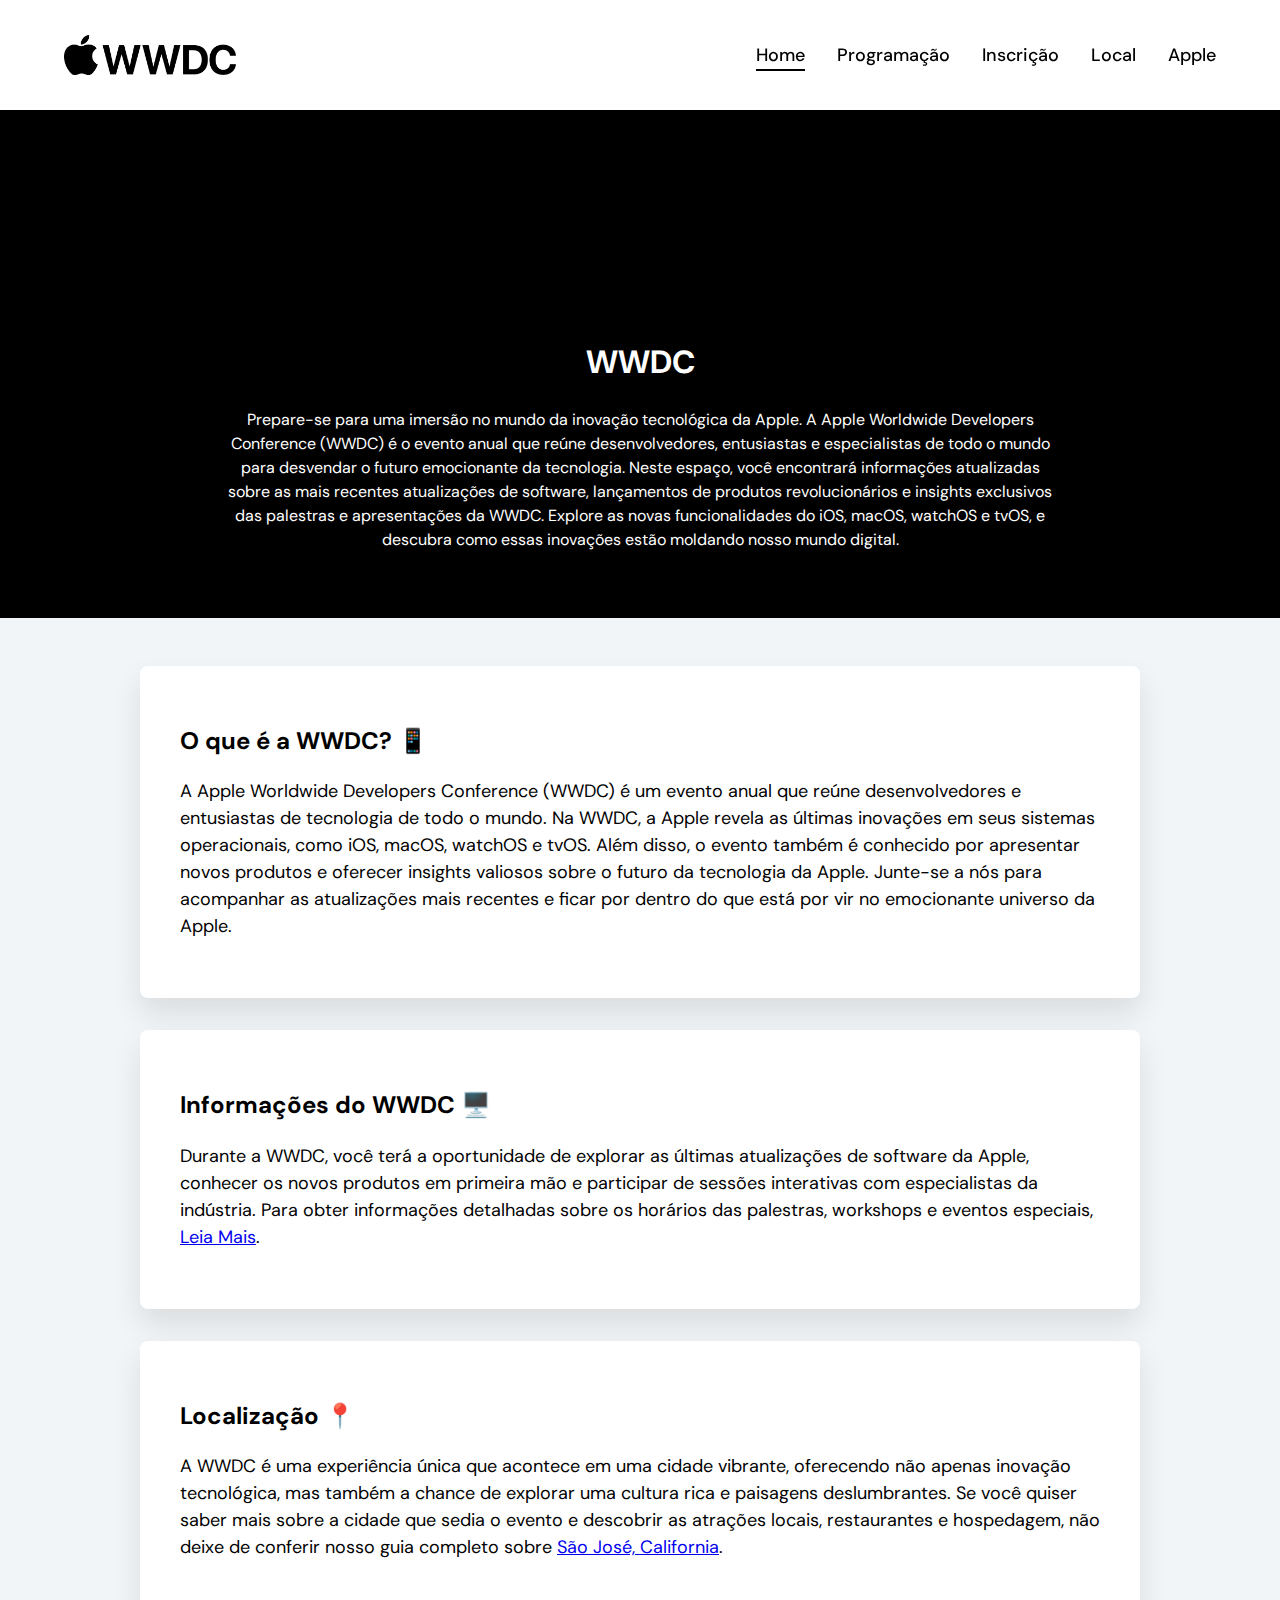
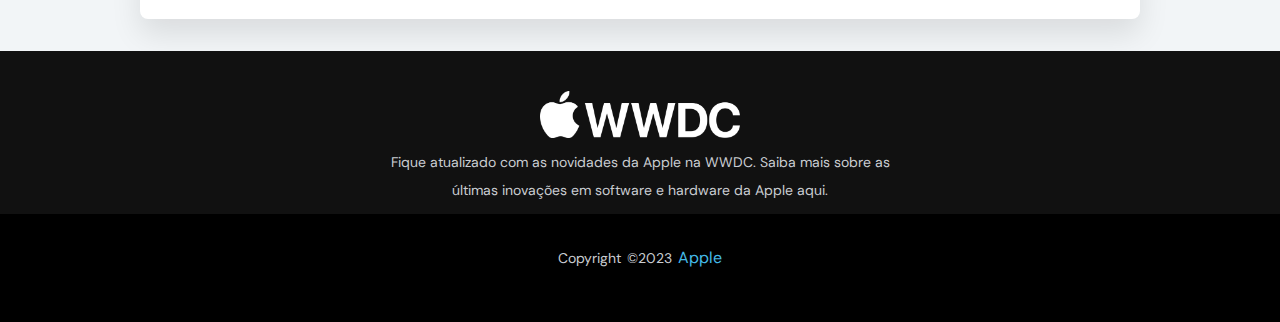
<file: index.html>
<!DOCTYPE html>
<html lang="en">
    <head>
        <meta charset="UTF-8">
        <meta name="viewport" content="width=device-width, initial-scale=1.0">
        <title>Home - WWDC</title>
        <link rel="stylesheet" href="assets/css/style.css">
        <link rel="icon" type="image/x-icon" href="assets/img/logo-favicon.png">
    </head>
    <body>
        <!-- Sticky header -->
        <header class="header-outer">
            <div class="header-inner responsive-wrapper">
                <div class="header-logo">
                    <a href="index.html"><img src="assets/img/logo-black.webp" /></a>
                </div>
                <nav class="header-navigation">
                    <!-- Hamburger icon -->
                    <input class="side-menu" type="checkbox" id="side-menu"/>
                    <label class="hamb" for="side-menu"><span class="hamb-line"></span></label>
                    <div class="nav">
                        <a class="selected" href="index.html">Home</a>
                        <a href="programacao.html">Programação</a>
                        <a href="inscricao.html">Inscrição</a>
                        <a href="local.html">Local</a>
                        <a href="apple.html">Apple</a>
                    </div>
                </nav>
            </div>
        </header>
        <div class="menu-background"></div>
        <div class="video-container">
            <video class="video large-centered image-hero" loop="" autoplay="" muted="" playsinline="" data-source-small="/wwdc23/hero/p3-small_2x.mp4">
                <source src="https://developer.apple.com/wwdc23/hero/p3-large_2x.mp4">
            </video>
            <h1>WWDC</h1>
            <p>
                Prepare-se para uma imersão no mundo da inovação tecnológica da Apple. A Apple Worldwide Developers Conference (WWDC) é o evento anual que reúne desenvolvedores, entusiastas e especialistas de todo o mundo para desvendar o futuro emocionante da tecnologia.
                Neste espaço, você encontrará informações atualizadas sobre as mais recentes atualizações de software, lançamentos de produtos revolucionários e insights exclusivos das palestras e apresentações da WWDC. Explore as novas funcionalidades do iOS, macOS, watchOS e tvOS, e descubra como essas inovações estão moldando nosso mundo digital.
            </p>
        </div>
        <main class="main">
            <div class="main-content responsive-wrapper">
                <article class="widget">
                    <h2>O que é a WWDC? 📱</h2>
                    <p>
                        A Apple Worldwide Developers Conference (WWDC) é um evento anual que reúne desenvolvedores e entusiastas de tecnologia de todo o mundo. Na WWDC, a Apple revela as últimas inovações em seus sistemas operacionais, como iOS, macOS, watchOS e tvOS. Além disso, o evento também é conhecido por apresentar novos produtos e oferecer insights valiosos sobre o futuro da tecnologia da Apple. Junte-se a nós para acompanhar as atualizações mais recentes e ficar por dentro do que está por vir no emocionante universo da Apple.
                    </p>
                </article>
            </div>
            <div class="main-content responsive-wrapper">
                <article class="widget">
                    <h2>Informações do WWDC 🖥️</h2>
                    <p>
                        Durante a WWDC, você terá a oportunidade de explorar as últimas atualizações de software da Apple, conhecer os novos produtos em primeira mão e participar de sessões interativas com especialistas da indústria. Para obter informações detalhadas sobre os horários das palestras, workshops e eventos especiais, 
                        <a href="programacao.html">Leia Mais</a>.
                    </p>                    
                </article>
            </div>
            <div class="main-content responsive-wrapper">
                <article class="widget">
                    <h2>Localização 📍</h2>
                    <p>
                        A WWDC é uma experiência única que acontece em uma cidade vibrante, oferecendo não apenas inovação tecnológica, mas também a chance de explorar uma cultura rica e paisagens deslumbrantes. Se você quiser saber mais sobre a cidade que sedia o evento e descobrir as atrações locais, restaurantes e hospedagem, não deixe de conferir nosso guia completo sobre 
                        <a href="local.html">São José, California</a>.
                    </p>                                       
                </article>
            </div>
        </main>
        <footer>
            <div class="footer-content">
                <img src="assets/img/logo-white.webp" />
                <p>Fique atualizado com as novidades da Apple na WWDC. Saiba mais sobre as últimas inovações em software e hardware da Apple aqui.</p>
                <div class="footer-bottom">
                    <p>copyright &copy;2023 <a href="apple.html">apple</a>  </p>
                </div>
            </div>
        </footer>
    </body>
</html>
</file>
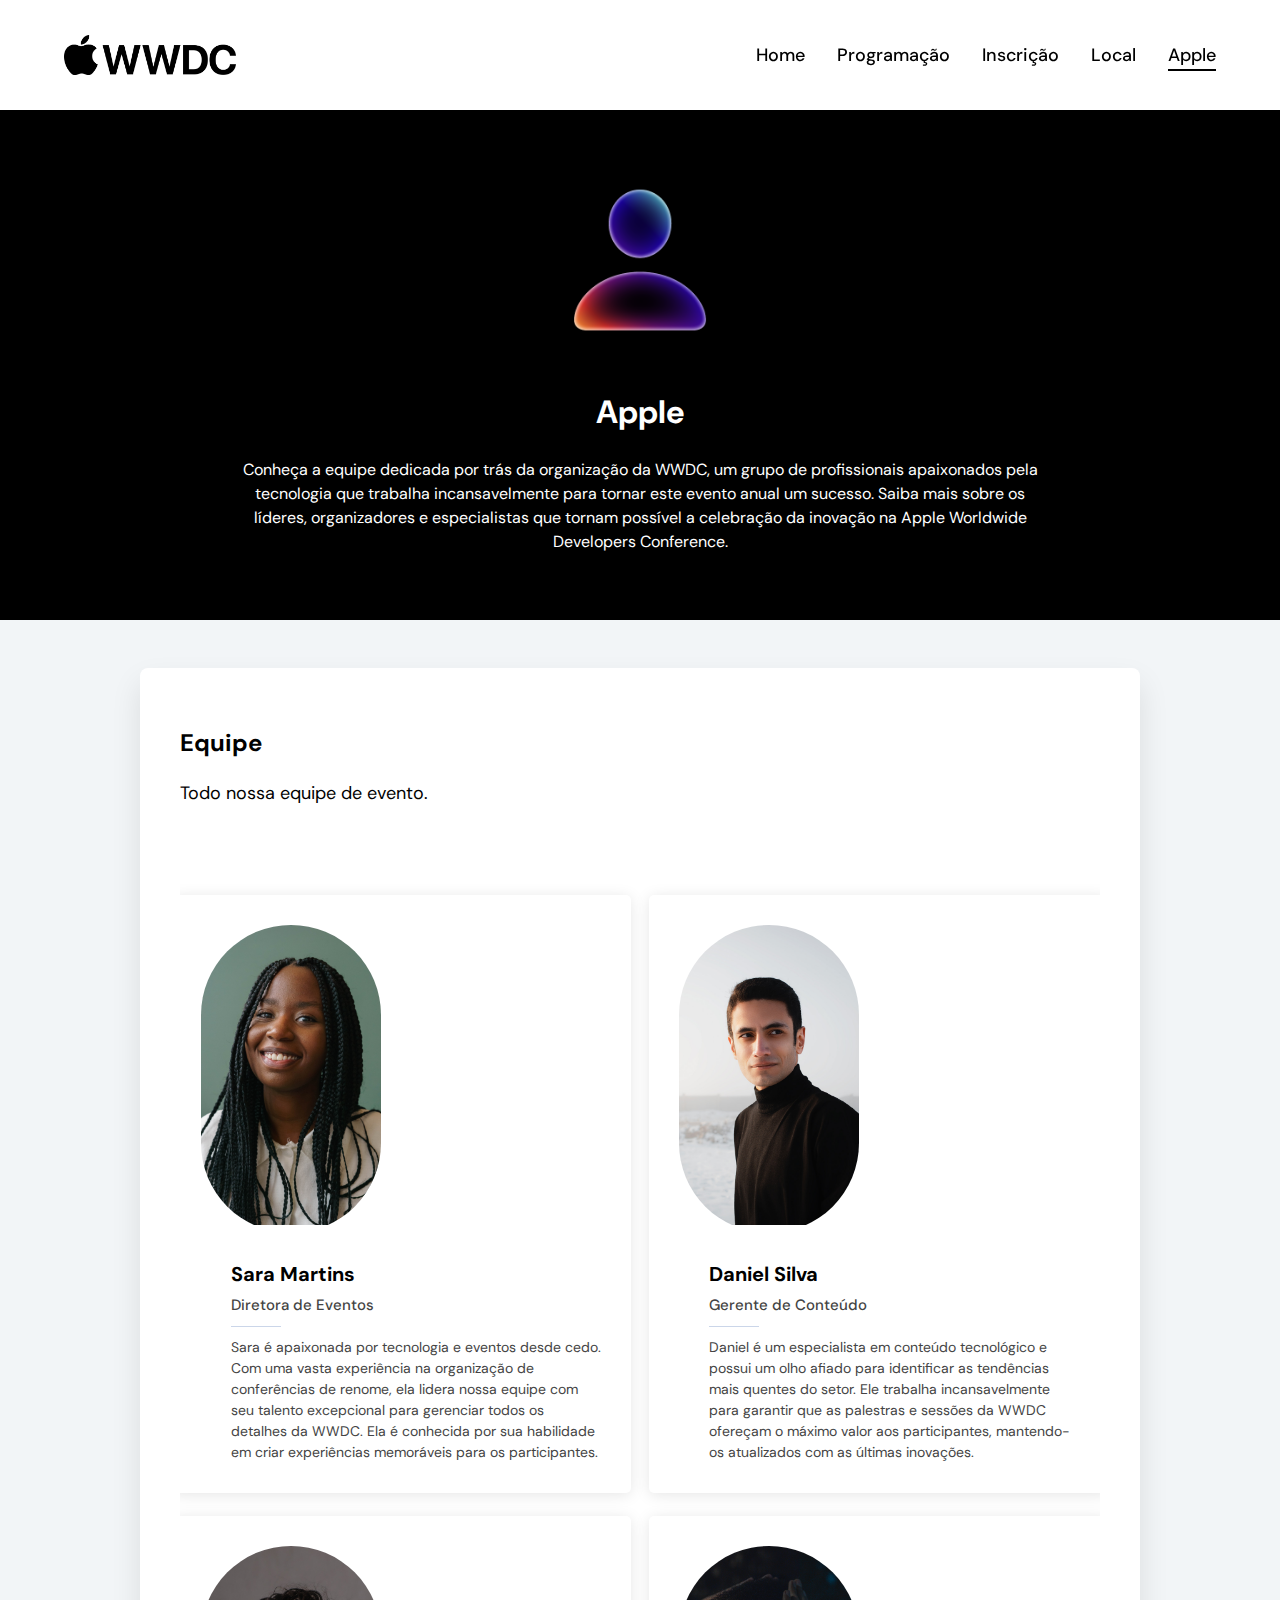
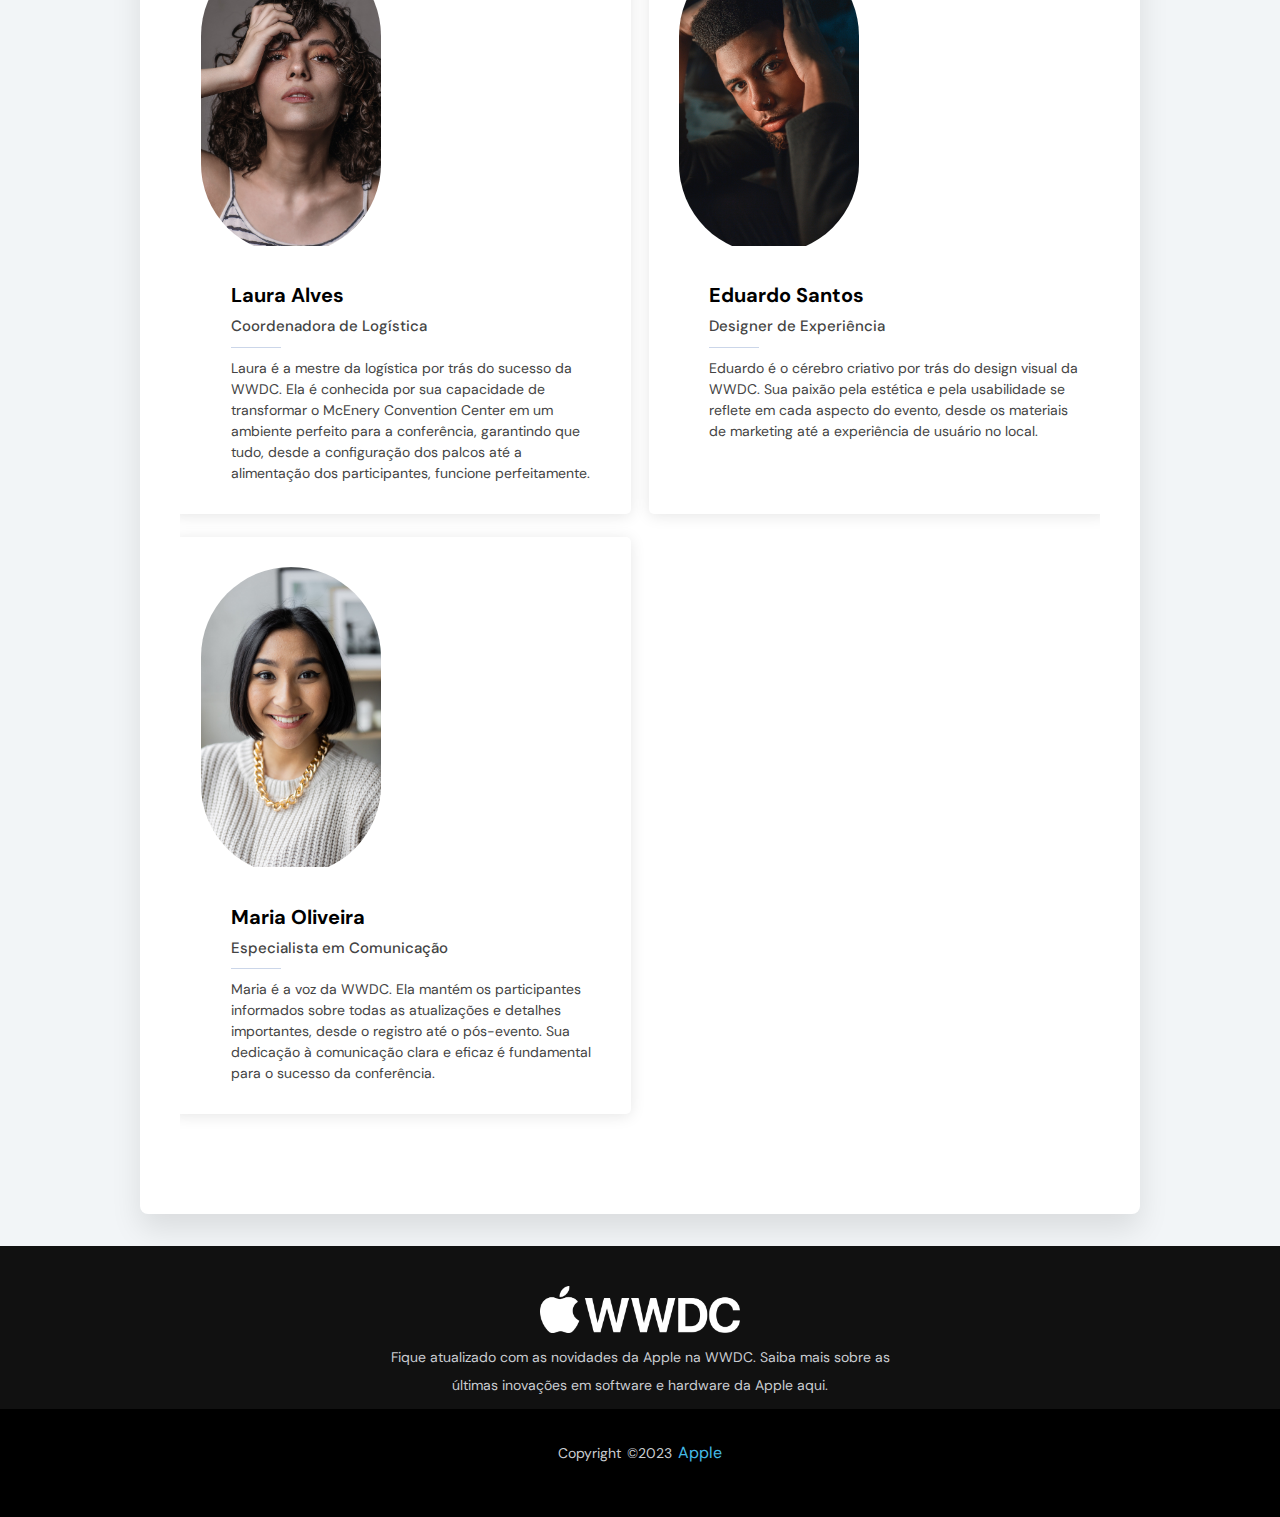
<file: apple.html>
<!DOCTYPE html>
<html lang="en">
    <head>
        <meta charset="UTF-8">
        <meta name="viewport" content="width=device-width, initial-scale=1.0">
        <title>Apple - WWDC</title>
        <link rel="stylesheet" href="assets/css/style.css">
        <link rel="icon" type="image/x-icon" href="assets/img/logo-favicon.png">
    </head>
    <body>
        <!-- Sticky header -->
        <header class="header-outer">
            <div class="header-inner responsive-wrapper">
                <div class="header-logo">
                    <a href="index.html"><img src="assets/img/logo-black.webp" /></a>
                </div>
                <nav class="header-navigation">
                    <!-- Hamburger icon -->
                    <input class="side-menu" type="checkbox" id="side-menu"/>
                    <label class="hamb" for="side-menu"><span class="hamb-line"></span></label>
                    <div class="nav">
                        <a href="index.html">Home</a>
                        <a href="programacao.html">Programação</a>
                        <a href="inscricao.html">Inscrição</a>
                        <a href="local.html">Local</a>
                        <a class="selected" href="apple.html">Apple</a>
                    </div>
                </nav>
            </div>
        </header>
        <div class="menu-background"></div>
        <div class="video-container">
            <img src="assets/img/person_2x.png" alt="">
            <h1>Apple</h1>
            <p>Conheça a equipe dedicada por trás da organização da WWDC, um grupo de profissionais apaixonados pela tecnologia que trabalha incansavelmente para tornar este evento anual um sucesso. Saiba mais sobre os líderes, organizadores e especialistas que tornam possível a celebração da inovação na Apple Worldwide Developers Conference.</p>
        </div>
        <main class="main">
            <div class="main-content responsive-wrapper">
                <article class="widget">
                    <h2>Equipe</h2>
                    <p>Todo nossa equipe de evento.</p>
                    <section id="team" class="team section-bg">
                        <div class="container">
                          <div class="grid-row">
                            <div class="member-card">
                              <div class="member">
                                <div class="pic"><img src="assets/img/sara-martins.jpg" class="img-fluid" alt=""></div>
                                <div class="member-info">
                                  <h4>Sara Martins</h4>
                                  <span>Diretora de Eventos</span>
                                  <p>Sara é apaixonada por tecnologia e eventos desde cedo. Com uma vasta experiência na organização de conferências de renome, ela lidera nossa equipe com seu talento excepcional para gerenciar todos os detalhes da WWDC. Ela é conhecida por sua habilidade em criar experiências memoráveis para os participantes.</p>
                                </div>
                              </div>
                            </div>
                      
                            <div class="member-card">
                              <div class="member">
                                <div class="pic"><img src="assets/img/daniel-silva.jpg" class="img-fluid" alt=""></div>
                                <div class="member-info">
                                  <h4>Daniel Silva</h4>
                                  <span>Gerente de Conteúdo</span>
                                  <p>Daniel é um especialista em conteúdo tecnológico e possui um olho afiado para identificar as tendências mais quentes do setor. Ele trabalha incansavelmente para garantir que as palestras e sessões da WWDC ofereçam o máximo valor aos participantes, mantendo-os atualizados com as últimas inovações.</p>
                                </div>
                              </div>
                            </div>
                      
                            <div class="member-card">
                              <div class="member">
                                <div class="pic"><img src="assets/img/laura-alves.jpg" class="img-fluid" alt=""></div>
                                <div class="member-info">
                                  <h4>Laura Alves</h4>
                                  <span>Coordenadora de Logística</span>
                                  <p>Laura é a mestre da logística por trás do sucesso da WWDC. Ela é conhecida por sua capacidade de transformar o McEnery Convention Center em um ambiente perfeito para a conferência, garantindo que tudo, desde a configuração dos palcos até a alimentação dos participantes, funcione perfeitamente.</p>
                                </div>
                              </div>
                            </div>
                      
                            <div class="member-card">
                              <div class="member">
                                <div class="pic"><img src="assets/img/eduardo-santos.jpg" class="img-fluid" alt=""></div>
                                <div class="member-info">
                                  <h4>Eduardo Santos</h4>
                                  <span>Designer de Experiência</span>
                                  <p>Eduardo é o cérebro criativo por trás do design visual da WWDC. Sua paixão pela estética e pela usabilidade se reflete em cada aspecto do evento, desde os materiais de marketing até a experiência de usuário no local.</p>
                                </div>
                              </div>
                            </div>

                            <div class="member-card">
                                <div class="member">
                                  <div class="pic"><img src="assets/img/maria-oliveira.jpg" class="img-fluid" alt=""></div>
                                  <div class="member-info">
                                    <h4>Maria Oliveira</h4>
                                    <span>Especialista em Comunicação</span>
                                    <p>Maria é a voz da WWDC. Ela mantém os participantes informados sobre todas as atualizações e detalhes importantes, desde o registro até o pós-evento. Sua dedicação à comunicação clara e eficaz é fundamental para o sucesso da conferência.</p>
                                  </div>
                                </div>
                              </div>                      
                          </div>                      
                        </div>
                    </section>
                </article>
            </div>
        </main>
        <footer>
            <div class="footer-content">
                <img src="assets/img/logo-white.webp" />
                <p>Fique atualizado com as novidades da Apple na WWDC. Saiba mais sobre as últimas inovações em software e hardware da Apple aqui.</p>
                <div class="footer-bottom">
                    <p>copyright &copy;2023 <a href="apple.html">apple</a>  </p>
                </div>
            </div>
        </footer>
    </body>
</html>
</file>
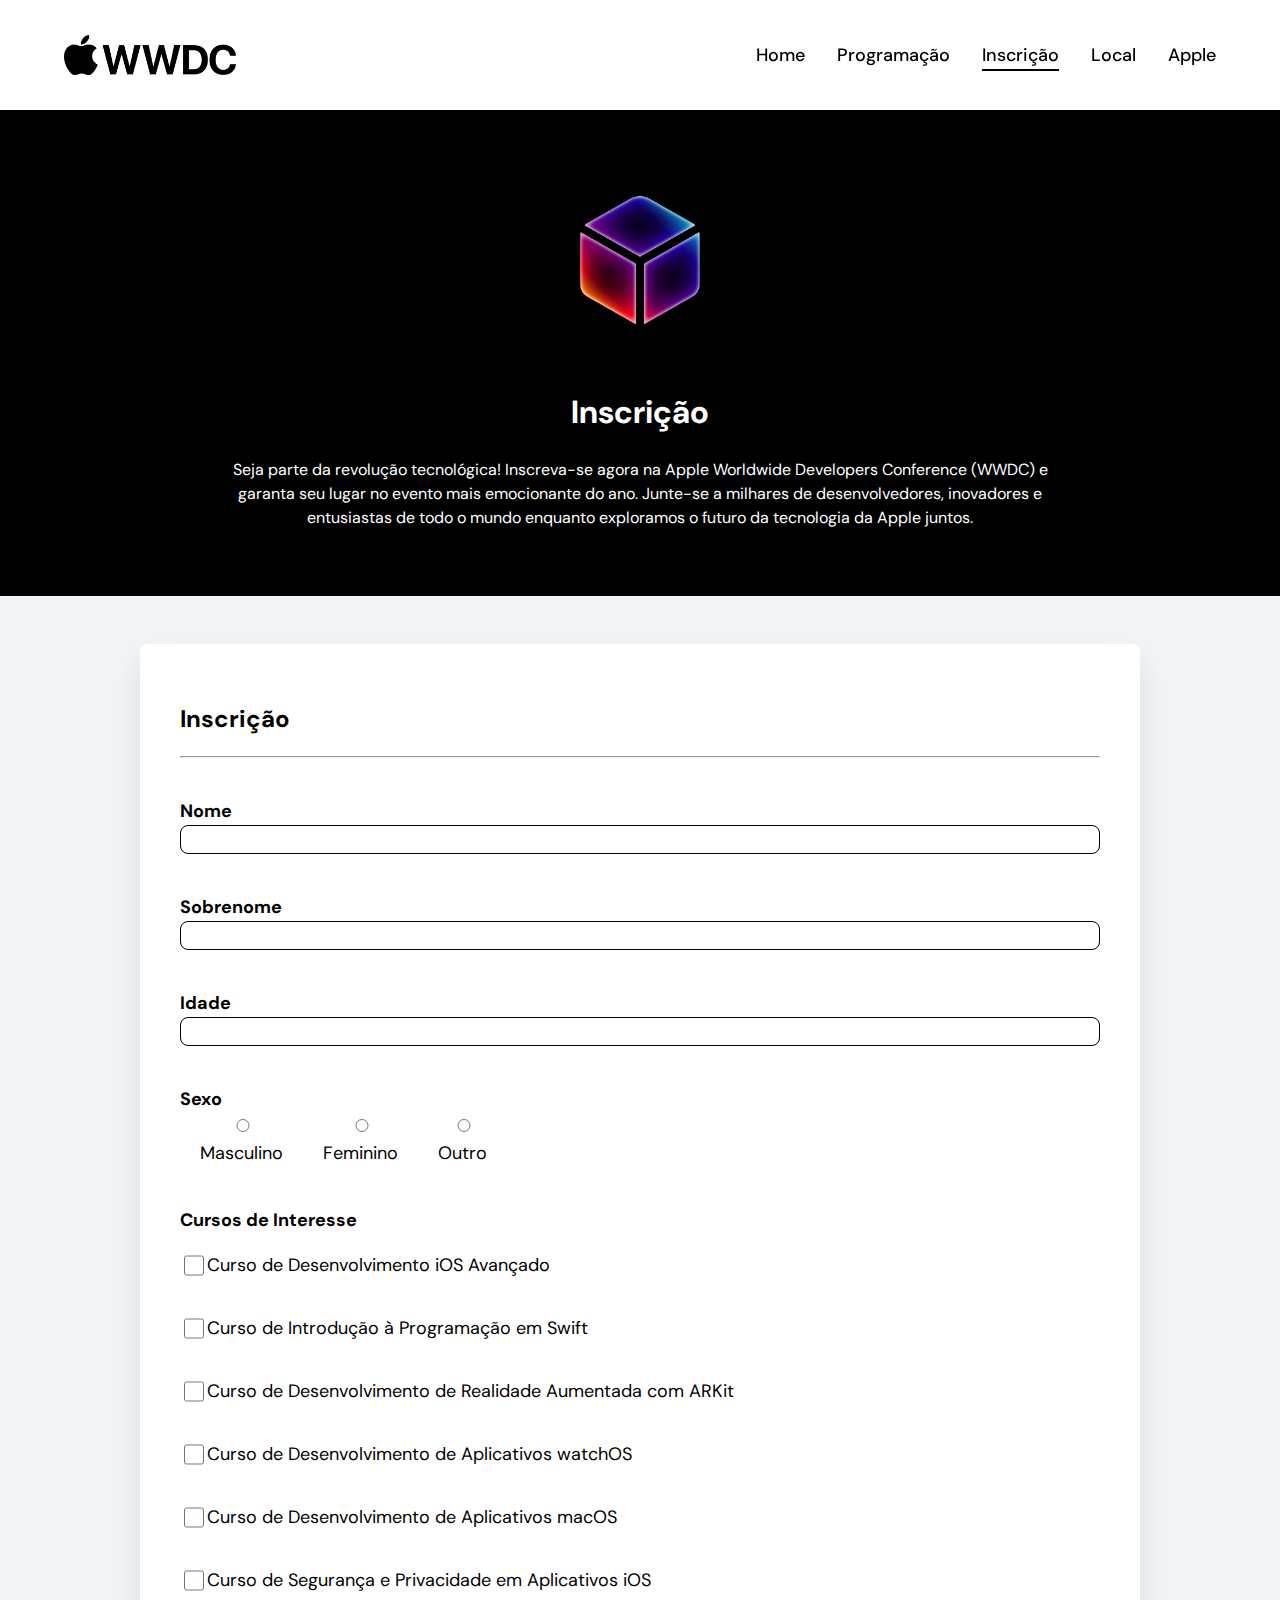
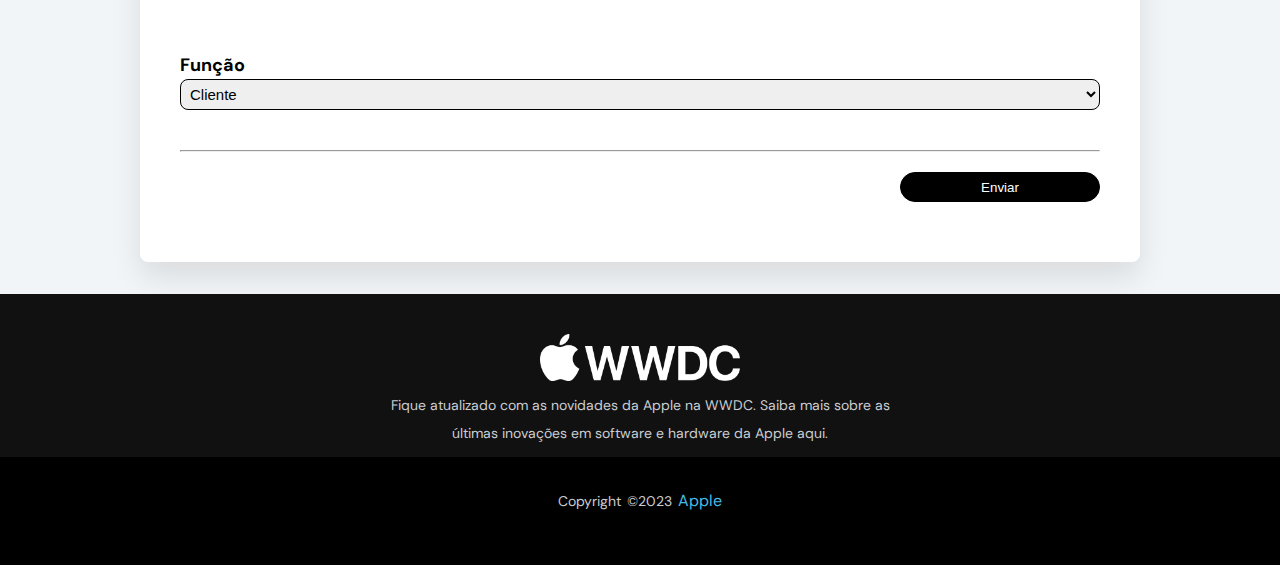
<file: inscricao.html>
<!DOCTYPE html>
<html lang="en">
    <head>
        <meta charset="UTF-8">
        <meta name="viewport" content="width=device-width, initial-scale=1.0">
        <title>Inscrição - WWDC</title>
        <link rel="stylesheet" href="assets/css/style.css">
        <link rel="icon" type="image/x-icon" href="assets/img/logo-favicon.png">
    </head>
    <body>
        <!-- Sticky header -->
        <header class="header-outer">
            <div class="header-inner responsive-wrapper">
                <div class="header-logo">
                    <a href="index.html"><img src="assets/img/logo-black.webp" /></a>
                </div>
                <nav class="header-navigation">
                    <!-- Hamburger icon -->
                    <input class="side-menu" type="checkbox" id="side-menu"/>
                    <label class="hamb" for="side-menu"><span class="hamb-line"></span></label>
                    <div class="nav">
                        <a href="index.html">Home</a>
                        <a href="programacao.html">Programação</a>
                        <a class="selected" href="inscricao.html">Inscrição</a>
                        <a href="local.html">Local</a>
                        <a href="apple.html">Apple</a>
                    </div>
                </nav>
            </div>
        </header>
        <div class="menu-background"></div>
        <div class="video-container">
            <img src="assets/img/coding-design-essentials_2x.png" alt="">
            <h1>Inscrição</h1>
            <p>
                Seja parte da revolução tecnológica! Inscreva-se agora na Apple Worldwide Developers Conference (WWDC) e garanta seu lugar no evento mais emocionante do ano. Junte-se a milhares de desenvolvedores, inovadores e entusiastas de todo o mundo enquanto exploramos o futuro da tecnologia da Apple juntos.
            </p>            
        </div>
        <main class="main">
            <div class="main-content responsive-wrapper">
                <article class="widget">
                    <h2>Inscrição</h2>
                    <hr>
                    <form id="form" action="mensagem.html">
                        <div class="group">
                            <label for="name">Nome</label>
                            <input name="name" type="text">
                        </div>
                        <div class="group">
                            <label for="lastname">Sobrenome</label>
                            <input name="lastname" type="text">
                        </div>
                        <div class="group">
                            <label for="age">Idade</label>
                            <input name="age" type="number">
                        </div>
                        <div class="group">
                            <label for="sex">Sexo</label>
                            <div class="checkbox">
                                <div class="radio"><input name="sex" value="m" type="radio"><p>Masculino</p></div>
                                <div class="radio"><input name="sex" value="f" type="radio"><p>Feminino</p></div>
                                <div class="radio"><input name="sex" value="x" type="radio"><p>Outro</p></div>
                            </div>
                        </div>
                        <div class="group">
                            <label for="interest">Cursos de Interesse</label>
                            <div class="checkbox">
                                <input name="interest" value="dev-ios" type="checkbox"><p>Curso de Desenvolvimento iOS Avançado</p>
                            </div>
                            <div class="checkbox">
                                <input name="interest" value="introdution-swift" type="checkbox"><p>Curso de Introdução à Programação em Swift</p>
                            </div>
                            <div class="checkbox">
                                <input name="interest" value="dev-arkit" type="checkbox"><p>Curso de Desenvolvimento de Realidade Aumentada com ARKit</p>
                            </div>
                            <div class="checkbox">
                                <input name="interest" value="dev-watchos" type="checkbox"><p>Curso de Desenvolvimento de Aplicativos watchOS</p>
                            </div>
                            <div class="checkbox">
                                <input name="interest" value="dev-macos" type="checkbox"><p>Curso de Desenvolvimento de Aplicativos macOS</p>
                            </div>
                            <div class="checkbox">
                                <input name="interest" value="segurity-ios" type="checkbox"><p>Curso de Segurança e Privacidade em Aplicativos iOS</p>
                            </div>
                        </div>
                        <div class="group">
                            <label for="function">Função</label>
                            <select name="function">
                                <option value="client">Cliente</option>
                                <option value="employee">Funcionário</option>
                                <option value="organizer">Organizador</option>
                            </select>
                        </div>
                        <hr>
                        <div class="form-footer">
                            <button type="submit" class="button">Enviar</button>
                        </div>
                    </form>
                </article>
            </div>
        </main>
        <footer>
            <div class="footer-content">
                <img src="assets/img/logo-white.webp" />
                <p>Fique atualizado com as novidades da Apple na WWDC. Saiba mais sobre as últimas inovações em software e hardware da Apple aqui.</p>
                <div class="footer-bottom">
                    <p>copyright &copy;2023 <a href="apple.html">apple</a>  </p>
                </div>
            </div>
        </footer>
    </body>
</html>
</file>
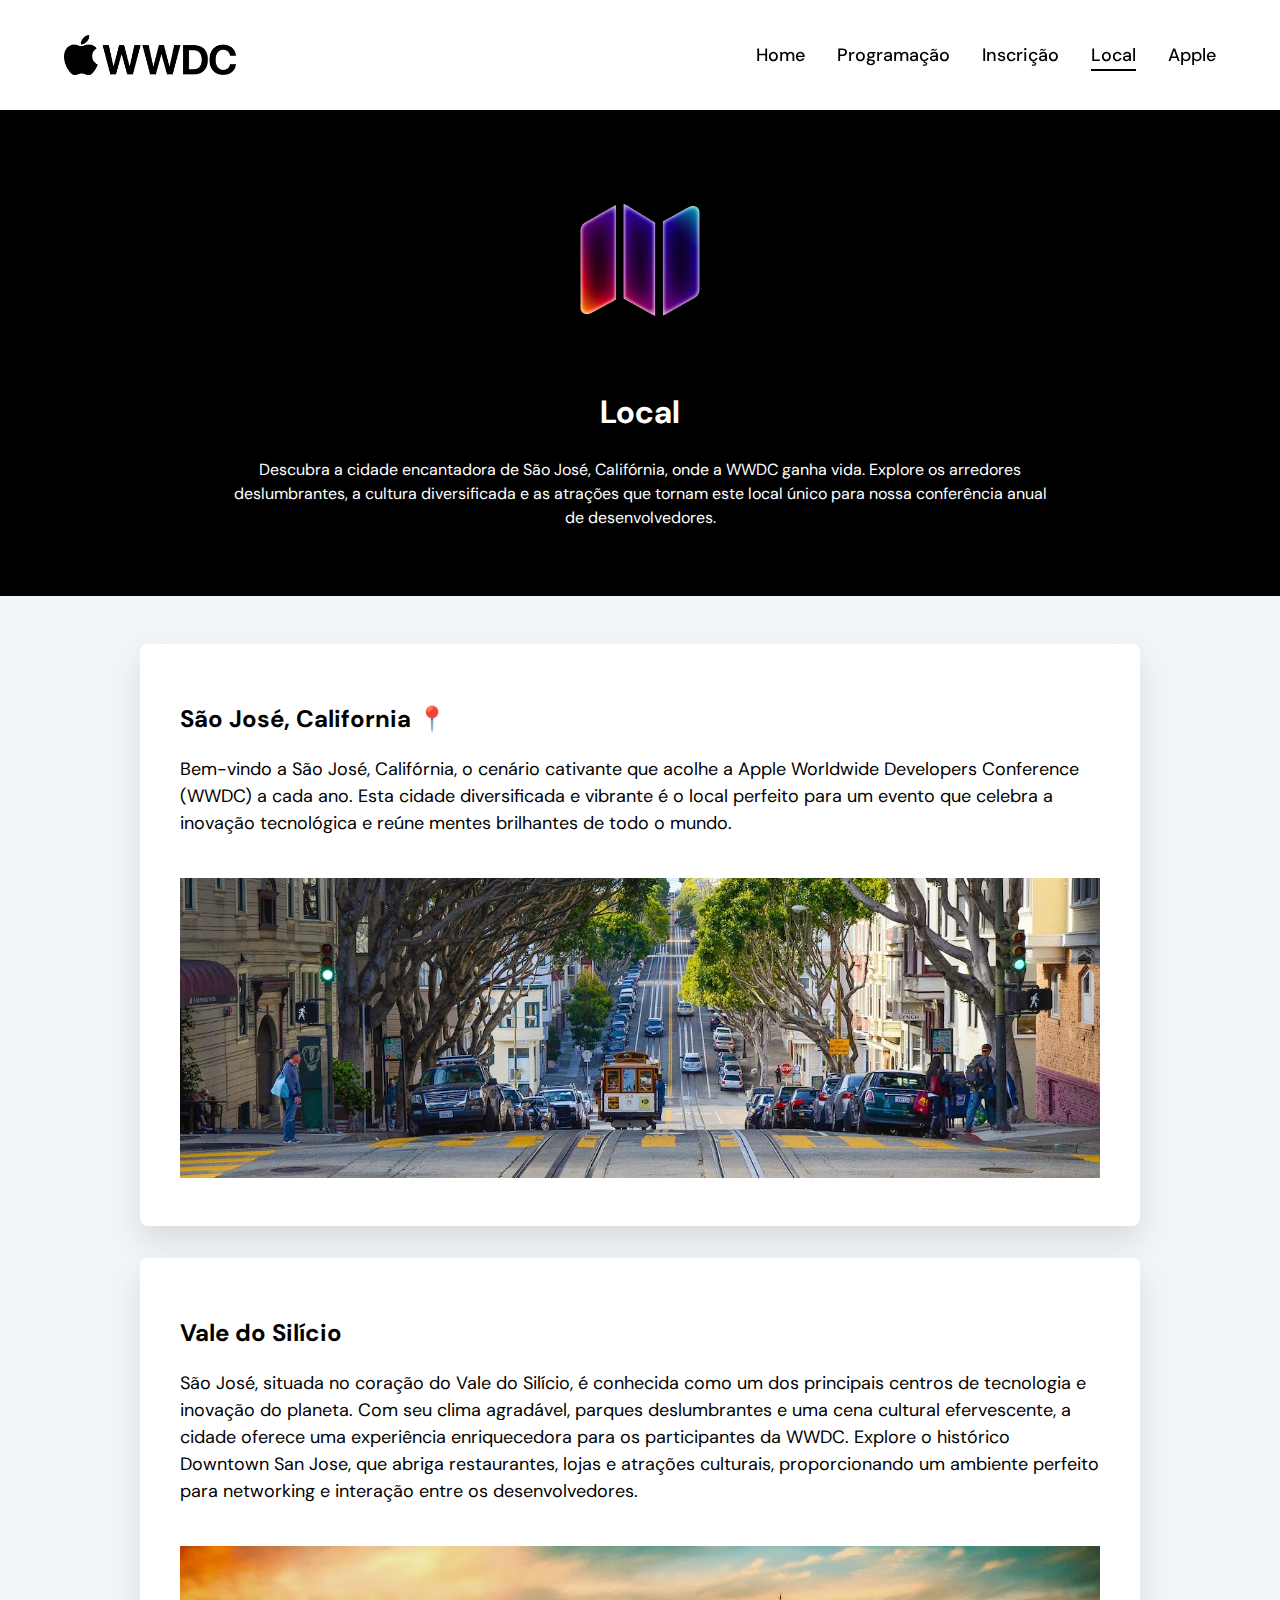
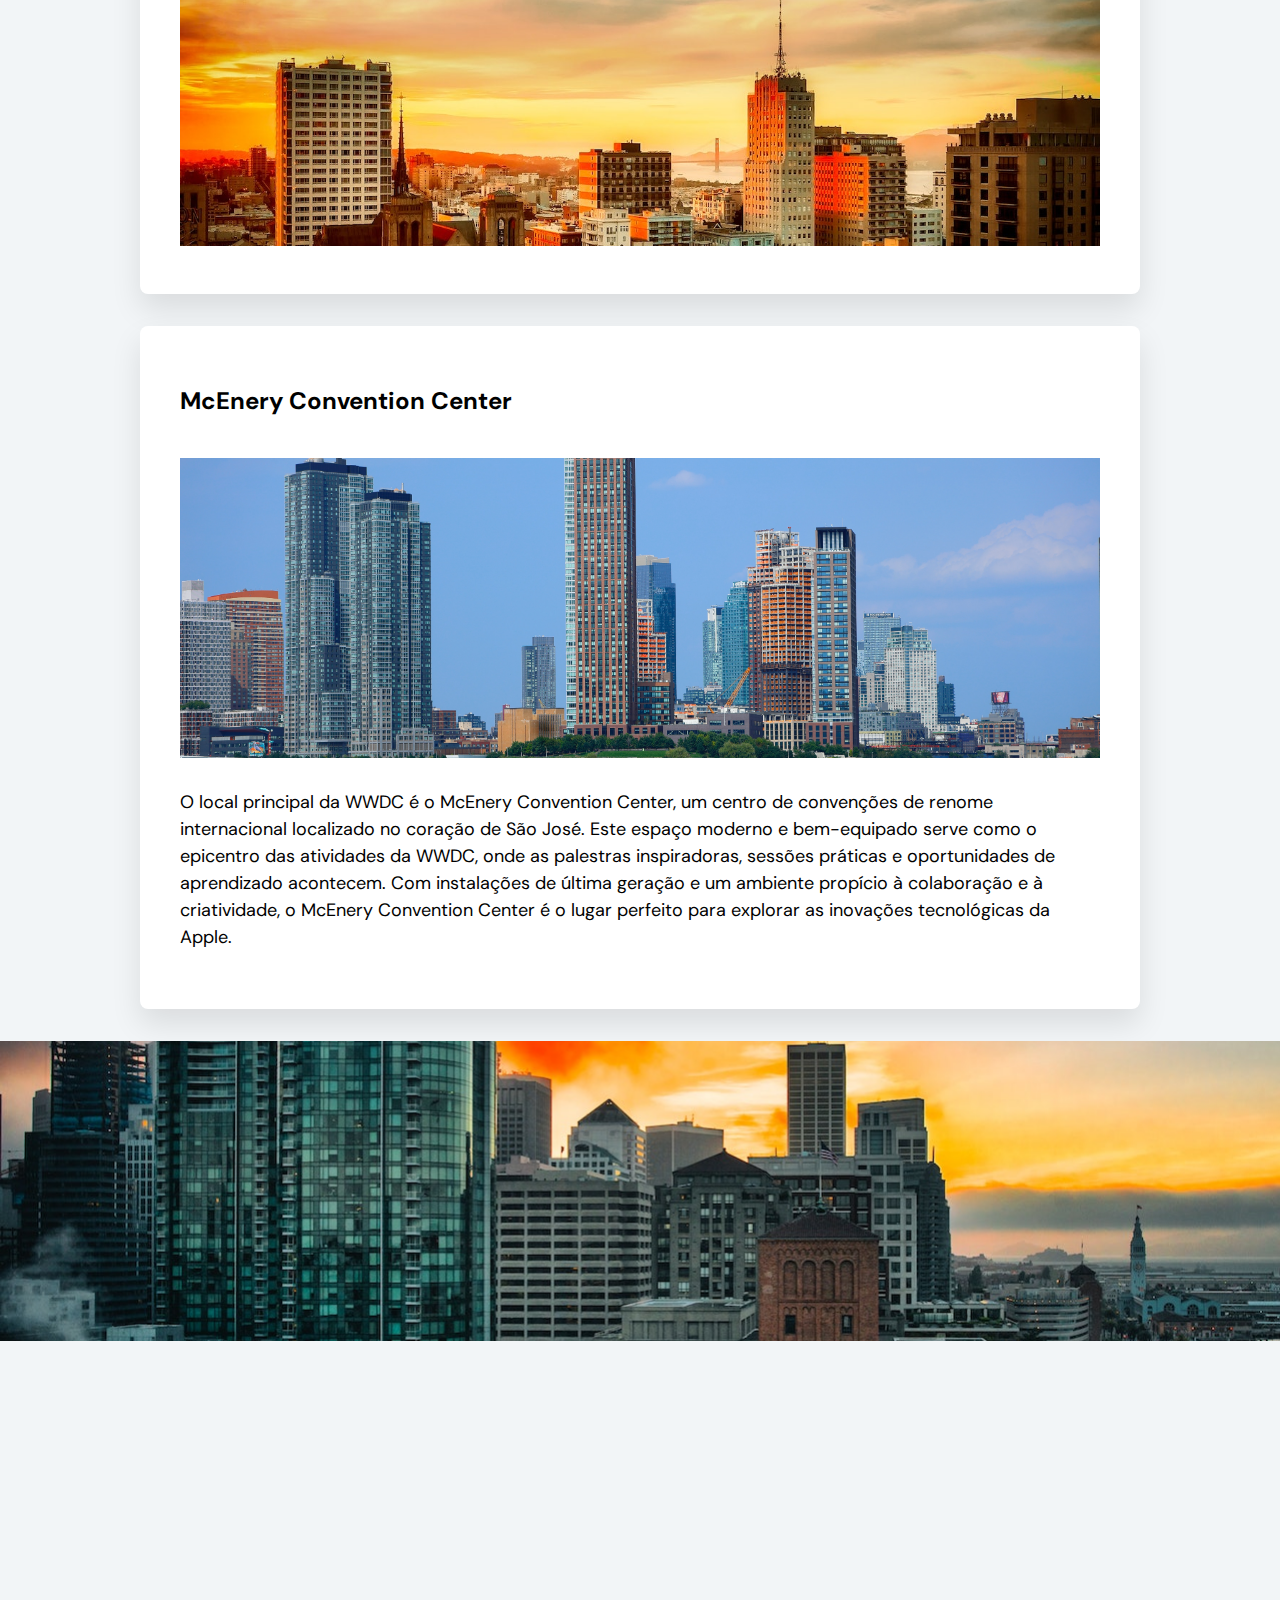
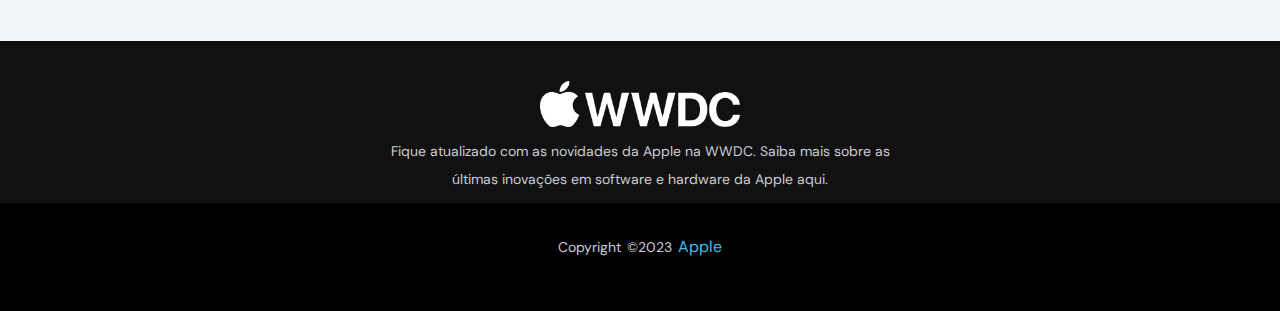
<file: local.html>
<!DOCTYPE html>
<html lang="en">
    <head>
        <meta charset="UTF-8">
        <meta name="viewport" content="width=device-width, initial-scale=1.0">
        <title>Local - WWDC</title>
        <link rel="stylesheet" href="assets/css/style.css">
        <link rel="icon" type="image/x-icon" href="assets/img/logo-favicon.png">
    </head>
    <body>
        <!-- Sticky header -->
        <header class="header-outer">
            <div class="header-inner responsive-wrapper">
                <div class="header-logo">
                    <a href="index.html"><img src="assets/img/logo-black.webp" /></a>
                </div>
                <nav class="header-navigation">
                    <!-- Hamburger icon -->
                    <input class="side-menu" type="checkbox" id="side-menu"/>
                    <label class="hamb" for="side-menu"><span class="hamb-line"></span></label>
                    <div class="nav">
                        <a href="index.html">Home</a>
                        <a href="programacao.html">Programação</a>
                        <a href="inscricao.html">Inscrição</a>
                        <a class="selected" href="local.html">Local</a>
                        <a href="apple.html">Apple</a>
                    </div>
                </nav>
            </div>
        </header>
        <div class="menu-background"></div>
        <div class="video-container">
            <img src="assets/img/maps-location_2x.png" alt="">
            <h1>Local</h1>
            <p>Descubra a cidade encantadora de São José, Califórnia, onde a WWDC ganha vida. Explore os arredores deslumbrantes, a cultura diversificada e as atrações que tornam este local único para nossa conferência anual de desenvolvedores.</p>
        </div>
        <main class="main">
            <div class="main-content responsive-wrapper">
                <article class="widget">
                    <h2>São José, California 📍</h2>
                    <p>
                        Bem-vindo a São José, Califórnia, o cenário cativante que acolhe a Apple Worldwide Developers Conference (WWDC) a cada ano. Esta cidade diversificada e vibrante é o local perfeito para um evento que celebra a inovação tecnológica e reúne mentes brilhantes de todo o mundo.
                    </p>
                    <img src="assets/img/san-jose-1.jpg" alt="">             
                </article>
            </div>
            <div class="main-content responsive-wrapper">
                <article class="widget">
                    <h2>Vale do Silício</h2>
                    <p>
                        São José, situada no coração do Vale do Silício, é conhecida como um dos principais centros de tecnologia e inovação do planeta. Com seu clima agradável, parques deslumbrantes e uma cena cultural efervescente, a cidade oferece uma experiência enriquecedora para os participantes da WWDC. Explore o histórico Downtown San Jose, que abriga restaurantes, lojas e atrações culturais, proporcionando um ambiente perfeito para networking e interação entre os desenvolvedores.
                    </p>
                    <img src="assets/img/san-jose-2.jpg" alt="">                  
                </article>
            </div>
            <div class="main-content responsive-wrapper">
                <article class="widget">
                    <h2>McEnery Convention Center</h2>
                    <img src="assets/img/san-jose-3.jpg" alt="">
                    <p>
                        O local principal da WWDC é o McEnery Convention Center, um centro de convenções de renome internacional localizado no coração de São José. Este espaço moderno e bem-equipado serve como o epicentro das atividades da WWDC, onde as palestras inspiradoras, sessões práticas e oportunidades de aprendizado acontecem. Com instalações de última geração e um ambiente propício à colaboração e à criatividade, o McEnery Convention Center é o lugar perfeito para explorar as inovações tecnológicas da Apple.
                    </p>                   
                </article>
            </div>
            <img src="assets/img/san-jose-4.jpg" alt="">
                <iframe width="100%" height="300" src="https://maps.google.com/maps?width=100%25&amp;height=600&amp;hl=en&amp;q=McEnery%20Convention%20Center+(My%20Business%20Name)&amp;t=&amp;z=14&amp;ie=UTF8&amp;iwloc=B&amp;output=embed"></iframe>
        </main>
        <footer>
            <div class="footer-content">
                <img src="assets/img/logo-white.webp" />
                <p>Fique atualizado com as novidades da Apple na WWDC. Saiba mais sobre as últimas inovações em software e hardware da Apple aqui.</p>
                <div class="footer-bottom">
                    <p>copyright &copy;2023 <a href="apple.html">apple</a>  </p>
                </div>
            </div>
        </footer>
    </body>
</html>
</file>
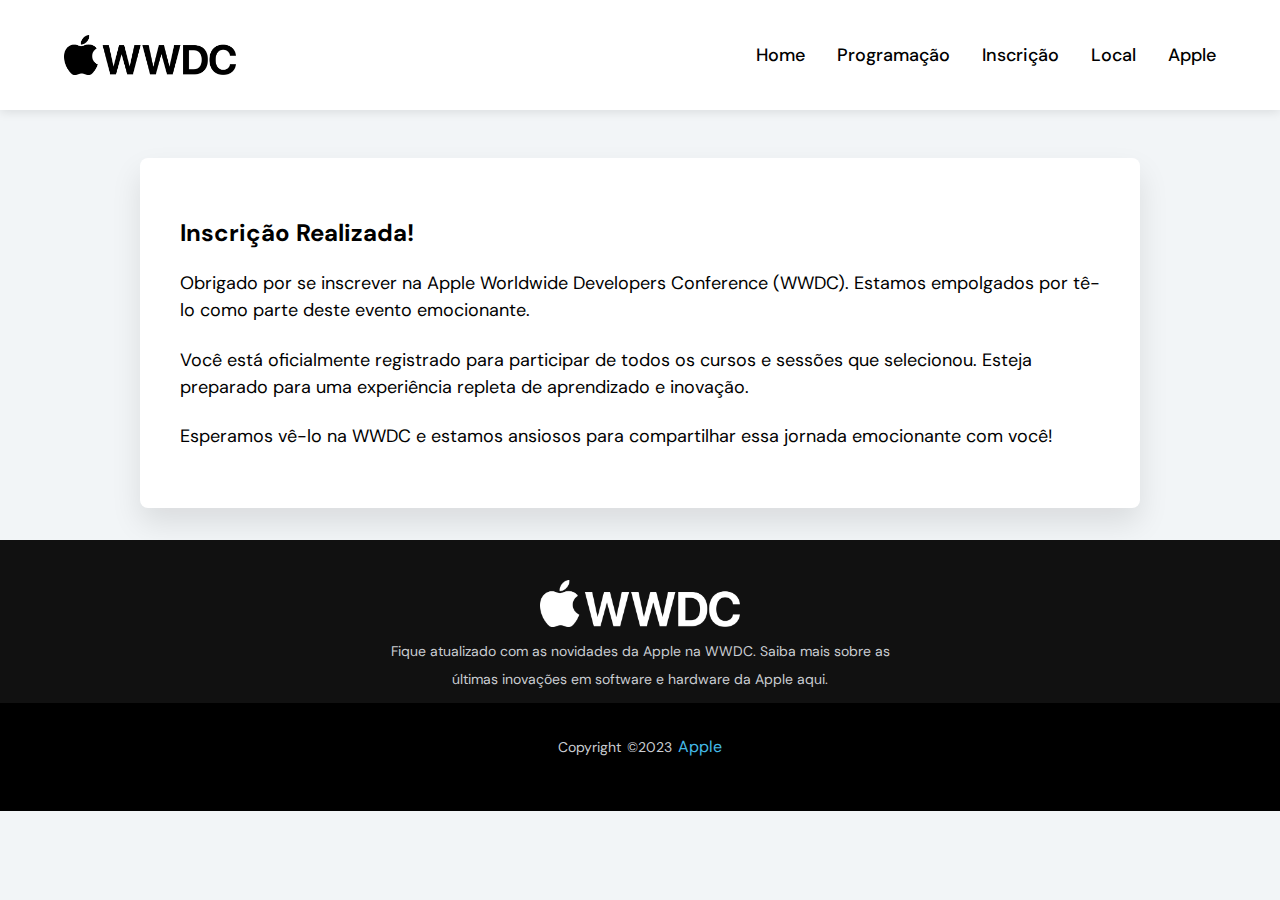
<file: mensagem.html>
<!DOCTYPE html>
<html lang="en">
    <head>
        <meta charset="UTF-8">
        <meta name="viewport" content="width=device-width, initial-scale=1.0">
        <title>Programação - WWDC</title>
        <link rel="stylesheet" href="assets/css/style.css">
        <link rel="icon" type="image/x-icon" href="assets/img/logo-favicon.png">
    </head>
    <body>
        <!-- Sticky header -->
        <header class="header-outer">
            <div class="header-inner responsive-wrapper">
                <div class="header-logo">
                    <a href="index.html"><img src="assets/img/logo-black.webp" /></a>
                </div>
                <nav class="header-navigation">
                    <!-- Hamburger icon -->
                    <input class="side-menu" type="checkbox" id="side-menu"/>
                    <label class="hamb" for="side-menu"><span class="hamb-line"></span></label>
                    <div class="nav">
                        <a href="index.html">Home</a>
                        <a href="programacao.html">Programação</a>
                        <a href="inscricao.html">Inscrição</a>
                        <a href="local.html">Local</a>
                        <a href="apple.html">Apple</a>
                    </div>
                </nav>
            </div>
        </header>
        <div class="menu-background"></div>
        <main class="main">
            <div class="main-content responsive-wrapper">
                <article class="widget">
                    <h2>Inscrição Realizada!</h2>
                    <p>Obrigado por se inscrever na Apple Worldwide Developers Conference (WWDC). Estamos empolgados por tê-lo como parte deste evento emocionante.</p>
                    <p>Você está oficialmente registrado para participar de todos os cursos e sessões que selecionou. Esteja preparado para uma experiência repleta de aprendizado e inovação.</p>
                    <p>Esperamos vê-lo na WWDC e estamos ansiosos para compartilhar essa jornada emocionante com você!</p>
                </article>
            </div>
        </main>
        <footer>
            <div class="footer-content">
                <img src="assets/img/logo-white.webp" />
                <p>Fique atualizado com as novidades da Apple na WWDC. Saiba mais sobre as últimas inovações em software e hardware da Apple aqui.</p>
                <div class="footer-bottom">
                    <p>copyright &copy;2023 <a href="apple.html">apple</a>  </p>
                </div>
            </div>
        </footer>
    </body>
</html>
</file>
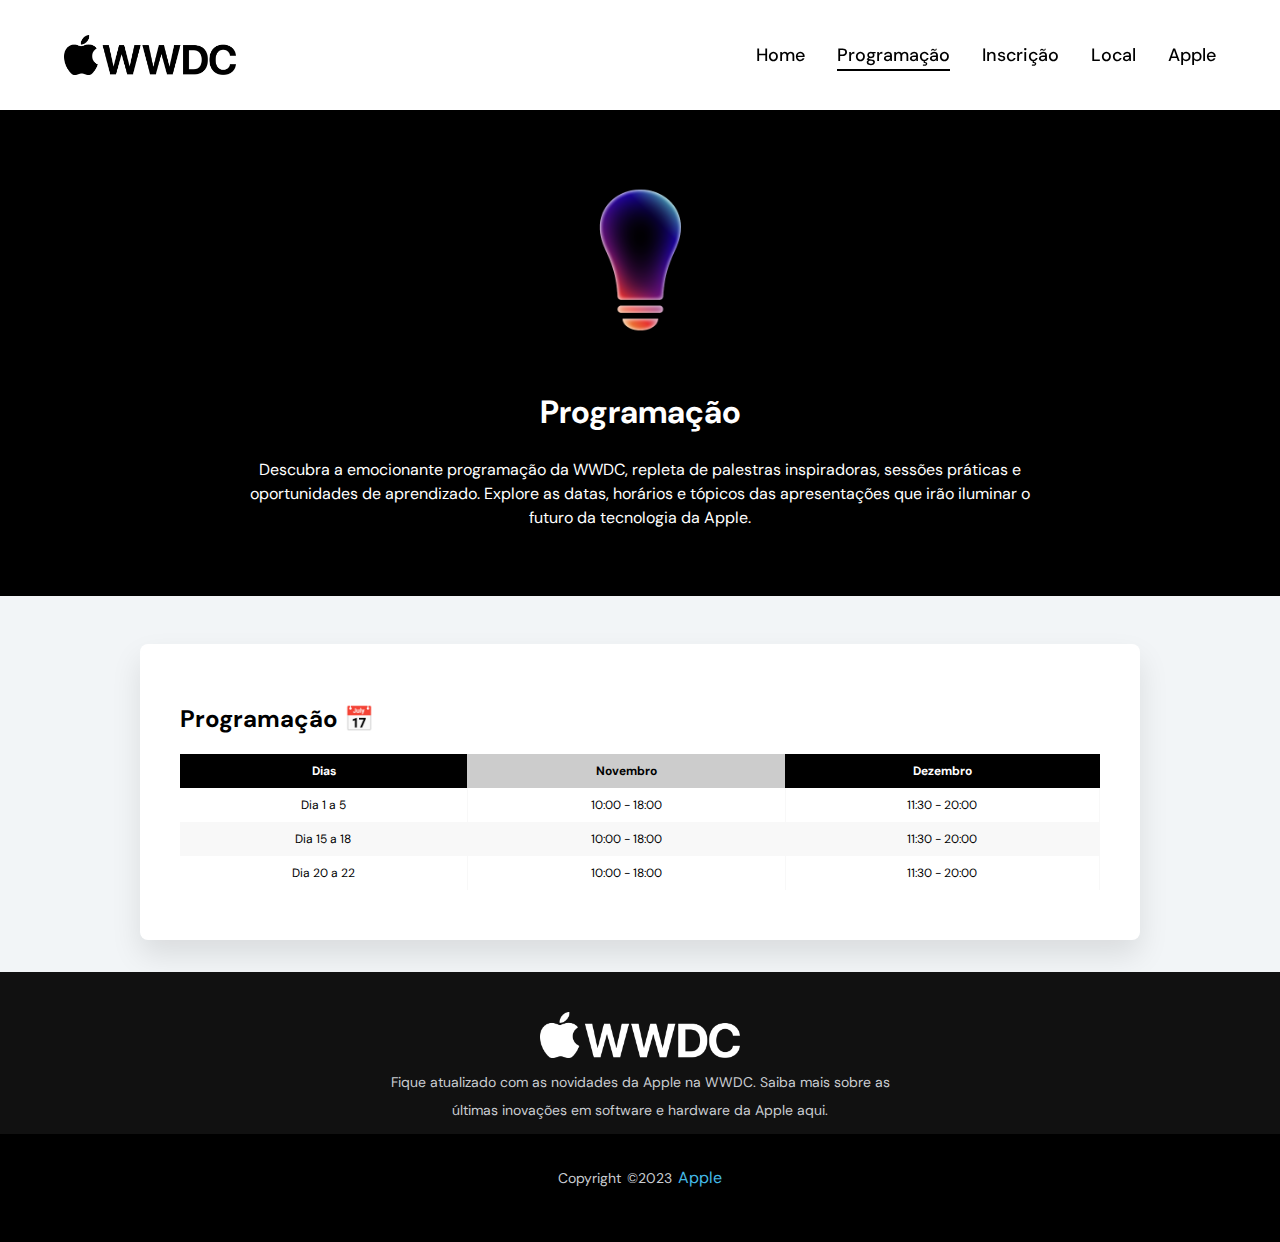
<file: programacao.html>
<!DOCTYPE html>
<html lang="en">
    <head>
        <meta charset="UTF-8">
        <meta name="viewport" content="width=device-width, initial-scale=1.0">
        <title>Programação - WWDC</title>
        <link rel="stylesheet" href="assets/css/style.css">
        <link rel="icon" type="image/x-icon" href="assets/img/logo-favicon.png">
    </head>
    <body>
        <!-- Sticky header -->
        <header class="header-outer">
            <div class="header-inner responsive-wrapper">
                <div class="header-logo">
                    <a href="index.html"><img src="assets/img/logo-black.webp" /></a>
                </div>
                <nav class="header-navigation">
                    <!-- Hamburger icon -->
                    <input class="side-menu" type="checkbox" id="side-menu"/>
                    <label class="hamb" for="side-menu"><span class="hamb-line"></span></label>
                    <div class="nav">
                        <a href="index.html">Home</a>
                        <a class="selected" href="programacao.html">Programação</a>
                        <a href="inscricao.html">Inscrição</a>
                        <a href="local.html">Local</a>
                        <a href="apple.html">Apple</a>
                    </div>
                </nav>
            </div>
        </header>
        <div class="menu-background"></div>
        <div class="video-container">
            <img src="assets/img/light-bulb_2x.png" alt="">
            <h1>Programação</h1>
            <p>Descubra a emocionante programação da WWDC, repleta de palestras inspiradoras, sessões práticas e oportunidades de aprendizado. Explore as datas, horários e tópicos das apresentações que irão iluminar o futuro da tecnologia da Apple.</p>
        </div>
        <main class="main">
            <div class="main-content responsive-wrapper">
                <article class="widget">
                    <h2>Programação 📅</h2>
                    <div class="table-wrapper">
                        <table class="fl-table">
                            <thead>
                                <tr>
                                    <th>Dias</th>
                                    <th>Novembro</th>
                                    <th>Dezembro</th>
                                </tr>
                            </thead>
                            <tbody>
                                <tr>
                                    <td>Dia 1 a 5</td>
                                    <td>10:00 - 18:00</td>
                                    <td>11:30 - 20:00</td>
                                </tr>
                                <tr>
                                    <td>Dia 15 a 18</td>
                                    <td>10:00 - 18:00</td>
                                    <td>11:30 - 20:00</td>
                                </tr>
                                <tr>
                                    <td>Dia 20 a 22</td>
                                    <td>10:00 - 18:00</td>
                                    <td>11:30 - 20:00</td>
                                </tr>
                            <tbody>
                        </table>
                    </div>
                </article>
            </div>
        </main>
        <footer>
            <div class="footer-content">
                <img src="assets/img/logo-white.webp" />
                <p>Fique atualizado com as novidades da Apple na WWDC. Saiba mais sobre as últimas inovações em software e hardware da Apple aqui.</p>
                <div class="footer-bottom">
                    <p>copyright &copy;2023 <a href="apple.html">apple</a>  </p>
                </div>
            </div>
        </footer>
    </body>
</html>
</file>
<file: assets/css/style.css>
@import url("https://fonts.googleapis.com/css2?family=DM+Sans:wght@400;500;700&display=swap");

*,
*:after,
*:before {
  box-sizing: border-box;
}

:root {
  --header-outer-height: 110px;
  --header-inner-height: 70px;
  --header-height-difference: calc(
    var(--header-outer-height) - var(--header-inner-height)
  );
  --header-bg: #fff;
}

body {
  font-family: "DM Sans", sans-serif;
  background-color: #f2f5f7;
  line-height: 1.5;
  margin: 0;
}

header{
    z-index: 2;
}

.responsive-wrapper {
  width: 90%;
  max-width: 1280px;
  margin-left: auto;
  margin-right: auto;
}

.header-outer {
  height: var(--header-outer-height);
  position: sticky;
  top: calc(
    var(--header-height-difference) * -1
  );
  display: flex;
  align-items: center;

  /* Other */
  background-color: var(--header-bg);
  box-shadow: 0 2px 10px 0 rgba(0,0,0, 0.1);
}

.header-inner {
  /* Make it stick */
  height: var(--header-inner-height);
  position: sticky;
  top: 0;

  /* Other */
  display: flex;
  align-items: center;
  justify-content: space-between;
}

/* Styling of other elements */
.header-logo img {
  display: block;
  height: calc(var(--header-inner-height) - 30px);
}

.header-navigation {
  display: flex;
  flex-wrap: wrap;
}

.header-navigation a,
.header-navigation button {
  font-size: 1.125rem;
  color: inherit;
  margin-left: 1.75rem;
  position: relative;
  font-weight: 500;
}

.header-navigation .nav a {
  font-size: 1.125rem;
  color: inherit;
  text-decoration: none;
}

.header-navigation button {
  border: 0;
  background-color: transparent;
  padding: 0;
}

.header-navigation a:hover:after,
.header-navigation button:hover:after, 
.header-navigation a.selected:after{
  transform: scalex(1);
}

.header-navigation a:after,
.header-navigation button:after {
  transition: 0.25s ease;
  content: "";
  display: block;
  width: 100%;
  height: 2px;
  background-color: currentcolor;
  transform: scalex(0);
  position: absolute;
  bottom: -2px;
  left: 0;
}

.main {
  margin-top: 3rem;
}

.widget {
  width: 100%;
  max-width: 1000px;
  border-radius: 8px;
  box-shadow: 0 15px 30px 0 rgba(0,0,0, 0.1);
  background-color: #fff;
  padding: 2.5rem;
  margin-left: auto;
  margin-right: auto;
  margin-bottom: 2rem;
  font-size: 1.125rem;
}

.widget > * + * {
  margin-top: 1.25em;
}

.widget h2 {
  font-size: 1.5rem;
  font-weight: 700;
  line-height: 1.25;
}

.widget code {
  display: inline-block;
  padding: 0.125em 0.25em;
  border-radius: 2px;
  background-color: #bee5d3;
}

.widget strong {
  font-weight: 700;
}

main img{
    height: 300px;
    width: 100%;
    object-fit: cover;
    background-position: 50% 50%;
}

main iframe{
    border: none;
    margin: -7px 0;
}

.hamb{
    cursor: pointer;
    float: right;
    padding: 40px 20px;
}/* Style label tag */

.hamb-line {
    background: black;
    display: block;
    height: 2px;
    position: relative;
    width: 24px;

} /* Style span tag */

.hamb-line::before,
.hamb-line::after{
    background: black;
    content: '';
    display: block;
    height: 100%;
    position: absolute;
    transition: all .2s ease-out;
    width: 100%;
}
.hamb-line::before{
    top: 5px;
}
.hamb-line::after{
    top: -5px;
}

.side-menu {
    display: none;
}

.side-menu:checked ~ .hamb .hamb-line {
    background: transparent;
}

.side-menu:checked ~ .hamb .hamb-line::before {
    transform: rotate(-45deg);
    top:0;
}

.side-menu:checked ~ .hamb .hamb-line::after {
    transform: rotate(45deg);
    top:0;
}

.menu-background{
    display: none;
}

footer{
    background: #111;
    height: auto;
    width: 100%;
    padding-top: 40px;
    color: #fff;
}

.footer-content{
    display: flex;
    align-items: center;
    justify-content: center;
    flex-direction: column;
    text-align: center;
}

.footer-content h3{
    font-size: 2.1rem;
    font-weight: 500;
    text-transform: capitalize;
    line-height: 3rem;
}

.footer-content p{
    max-width: 500px;
    margin: 10px auto;
    line-height: 28px;
    font-size: 14px;
    color: #cacdd2;
}

.footer-bottom{
    background: #000;
    width: 100%;
    padding: 20px;
    padding-bottom: 40px;
    text-align: center;
}

.footer-bottom p{
    float: center;
    font-size: 14px;
    word-spacing: 2px;
    text-transform: capitalize;
}

.footer-bottom p a{
   color:#44bae8;
   font-size: 16px;
   text-decoration: none;
}

.footer-bottom span{
    text-transform: uppercase;
    opacity: .4;
    font-weight: 200;
}

footer img{
    width: 200px;
}

.video-container{
    background-color: black;
    text-align: center;
    padding: 50px;
    color: white;
}

.video-container video{
    width: 30%;
}

.video-container img{
    height: 200px;
    width: auto;
}

.table-wrapper{
    margin: 10px 0;
}

.fl-table {
    border-radius: 5px;
    font-size: 12px;
    font-weight: normal;
    border: none;
    border-collapse: collapse;
    width: 100%;
    max-width: 100%;
    white-space: nowrap;
    background-color: white;
}

.fl-table td, .fl-table th {
    text-align: center;
    padding: 8px;
}

.fl-table td {
    border-right: 1px solid #f8f8f8;
    font-size: 12px;
}

.fl-table thead th {
    color: black;
    background: rgb(204, 204, 204);
}


.fl-table thead th:nth-child(odd) {
    color: #ffffff;
    background: black;
}

.fl-table tr:nth-child(even) {
    background: #F8F8F8;
}

section {
    padding: 60px 0;
    overflow: hidden;
}
  
.team .member {
    position: relative;
    box-shadow: 0px 2px 15px rgba(0, 0, 0, 0.1);
    padding: 30px;
    border-radius: 5px;
    background: #fff;
    transition: 0.5s;
    height: 100%;
}
  
.team .member .pic {
    overflow: hidden;
    width: 180px;
    border-radius: 100px;
}
  
.team .member .pic img {
    transition: ease-in-out 0.3s;
}
  
.team .member:hover {
    transform: translateY(-10px);
}
  
.team .member .member-info {
    padding-left: 30px;
}
  
.team .member h4 {
    font-weight: 700;
    margin-bottom: 5px;
    font-size: 20px;
    color: black;
}
  
.team .member span {
    display: block;
    font-size: 15px;
    padding-bottom: 10px;
    position: relative;
    font-weight: 500;
}
  
.team .member span::after {
    content: "";
    position: absolute;
    display: block;
    width: 50px;
    height: 1px;
    background: #cbd6e9;
    bottom: 0;
    left: 0;
}
  
.team .member p {
    margin: 10px 0 0 0;
    font-size: 14px;
}

.member-card{
    margin-top: 5px;
}

.grid-row{
    display: grid;
    grid-template-columns: 50% 50%;
    grid-gap: 18px;
    background-color: #fff;
    color: #444;
    justify-content: center; 
}

#form input:not(input[type=radio], input[type=checkbox]), #form select{
    border-radius: 8px;
    width: 100%;
    border: 1px solid black;
    padding: 5px;
    font-size: 15px;
}

#form input[type=checkbox], #form input[type=radio]{
    border-radius: 8px;
    width: 20px;
    border: 1px solid black;
    padding: 5px;
    font-size: 15px;
}

.button{
    border-radius: 20px;
    width: 200px;
    height: 30px;
    color: white;
    background-color: black;
    border: 1px solid black;
    cursor: pointer;
}

#form .group{
    margin: 40px 0;
}

#form label{
    width: 100%;
    display: block;
    font-weight: bold;
}

#form .checkbox{
    display: flex;
}

#form .radio{
    margin: 0 20px;
    text-align: center;
}

#form .radio p{
    margin: 0;
}

#form .form-footer{
    text-align: right;
    margin: 20px 0;
}

@media (min-width: 800px) {
    .header-navigation a {
      display: inline-block;
    }
  
    .header-navigation button {
      display: none;
    }
  
    .hamb{
      display: none;
    }

    .video-container *:not(video, img){
        width: 70%;
        max-width: 1280px;
        margin-left: auto;
        margin-right: auto;
      }
  }
  
  @media (max-width: 800px) {
    .header-navigation .nav{
        display: none;
    }

    .side-menu:checked ~ .nav{
        top: calc(var(--header-inner-height) + 30px);
        left: 0;
        display: block;
        width: 100%;
        height: 100%;
        position: fixed;
        background-color: black;
        overflow: hidden;
    }
    
    .side-menu:checked ~ .nav a{
        text-align: center;
        display: block;
        width: 100%;
        color: white;
        margin: 40px 0;
    }

    .header-outer:has(.side-menu:checked) ~ .menu-background{
        display: block;
        position: fixed;
        background-color: black;
        top: 0;
        left: 0;
        height: 100%;
        width: 100%;
        z-index: 1;
    }

    body:has(.side-menu:checked){
        overflow-y: hidden;
    }

    .footer-menu ul{
        display: flex;
        margin-top: 10px;
        margin-bottom: 20px;
    }

    .fl-table {
        display: block;
        width: 100%;
    }

    .table-wrapper:before{
        content: "Scroll horizontally >";
        display: block;
        text-align: right;
        font-size: 11px;
        color: white;
        padding: 0 0 10px;
    }

    .fl-table thead, .fl-table tbody, .fl-table thead th {
        display: block;
    }

    .fl-table thead th:last-child{
        border-bottom: none;
    }

    .fl-table thead {
        float: left;
    }

    .fl-table tbody {
        width: auto;
        position: relative;
        overflow-x: auto;
    }

    .fl-table td, .fl-table th {
        padding: 20px .625em .625em .625em;
        height: 60px;
        vertical-align: middle;
        box-sizing: border-box;
        overflow-x: hidden;
        overflow-y: auto;
        width: 120px;
        font-size: 13px;
        text-overflow: ellipsis;
    }

    .fl-table thead th {
        text-align: left;
        border-bottom: 1px solid #f7f7f9;
    }

    .fl-table tbody tr {
        display: table-cell;
    }

    .fl-table tbody tr:nth-child(odd) {
        background: none;
    }

    .fl-table tr:nth-child(even) {
        background: transparent;
    }

    .fl-table tr td:nth-child(odd) {
        background: #F8F8F8;
        border-right: 1px solid #E6E4E4;
    }

    .fl-table tr td:nth-child(even) {
        border-right: 1px solid #E6E4E4;
    }

    .fl-table tbody td {
        display: block;
        text-align: center;
    }

    .grid-row{
        grid-template-columns: 100%;
    }

    #form .radio{
        margin: 0 10px;
    }

    #form .form-footer{
        text-align: center;
    }

    .video-container video{
        width: 60%;
    }
}
</file>
